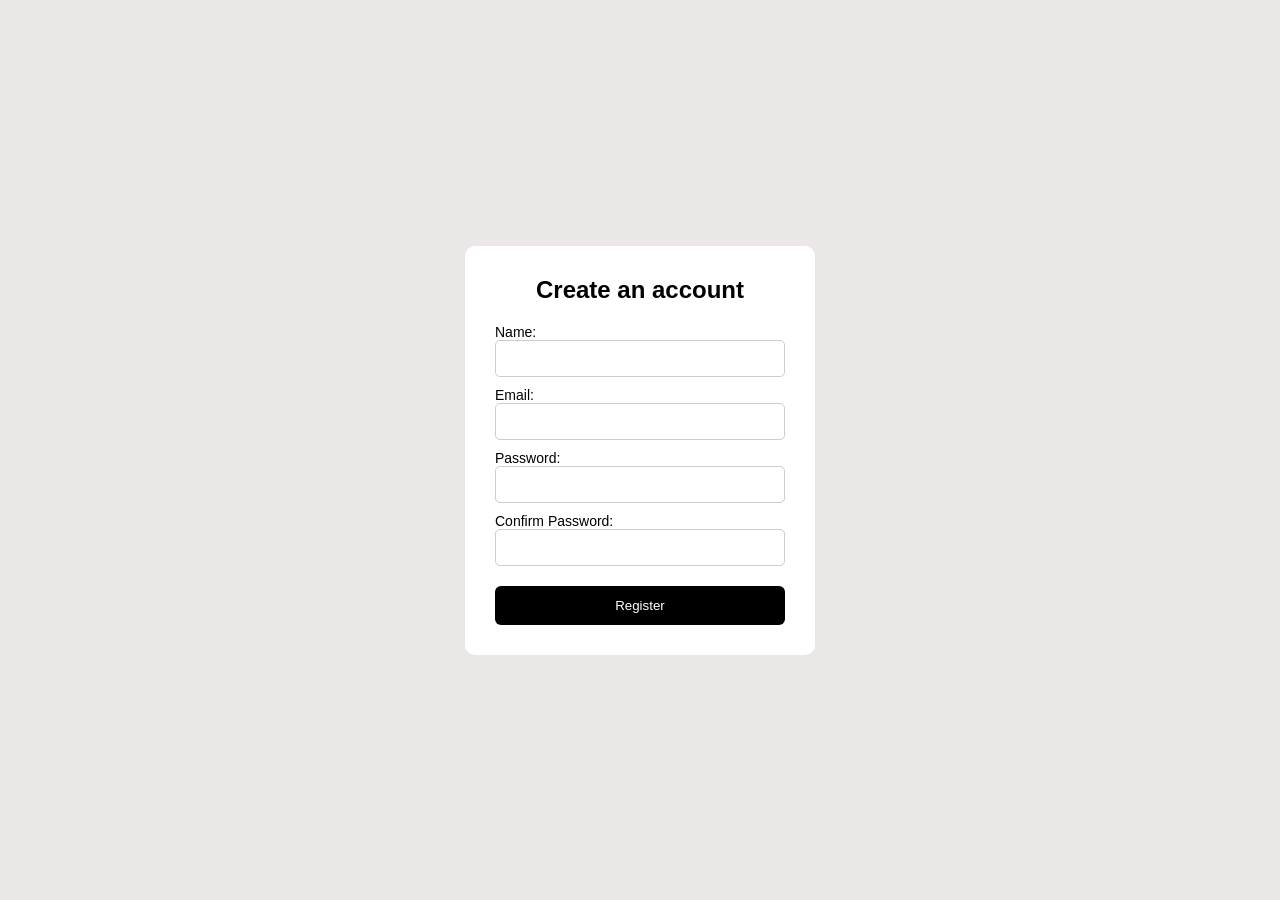
<file: Database/index.html>
<!DOCTYPE html>
<html lang="en">
<head>

    <meta charset="UTF-8">
    <meta name="viewport" content="width=device-width, initial-scale=1.0">
    <title>Registration Form</title>
    <link rel="stylesheet" href="style.css">

</head>
<body>

    <div class="container">
        <form action="" method="post" name="registerForm">
            <h2>Create an account</h2>
            <div class="form-group">
                <label for="">Name:</label>
                <input type="text" name="fullname" id="fullname">
                <span class="error-text" id="fullnameErrorText"></span>
            </div>

            <div class="form-group">
                <label for="">Email:</label>
                <input type="text" name="email" id="email">
                <span class="error-text" id="emailErrorText"></span>
            </div>

            <div class="form-group">
                <label for="">Password:</label>
                <input type="password" name="password" id="password">
                <span class="error-text" id="passwordErrorText"></span>
            </div>

            <div class="form-group">
                <label for="">Confirm Password:</label>
                <input type="password" name="confirmPassword" id="confirmPassword">
                <span class="error-text" id="confirmPasswordErrorText"></span>
            </div>

            <button type="submit" class="register">Register</button>

        </form>

    </div>

    <script src="./script.js"></script>
</body>
</html>
</file>
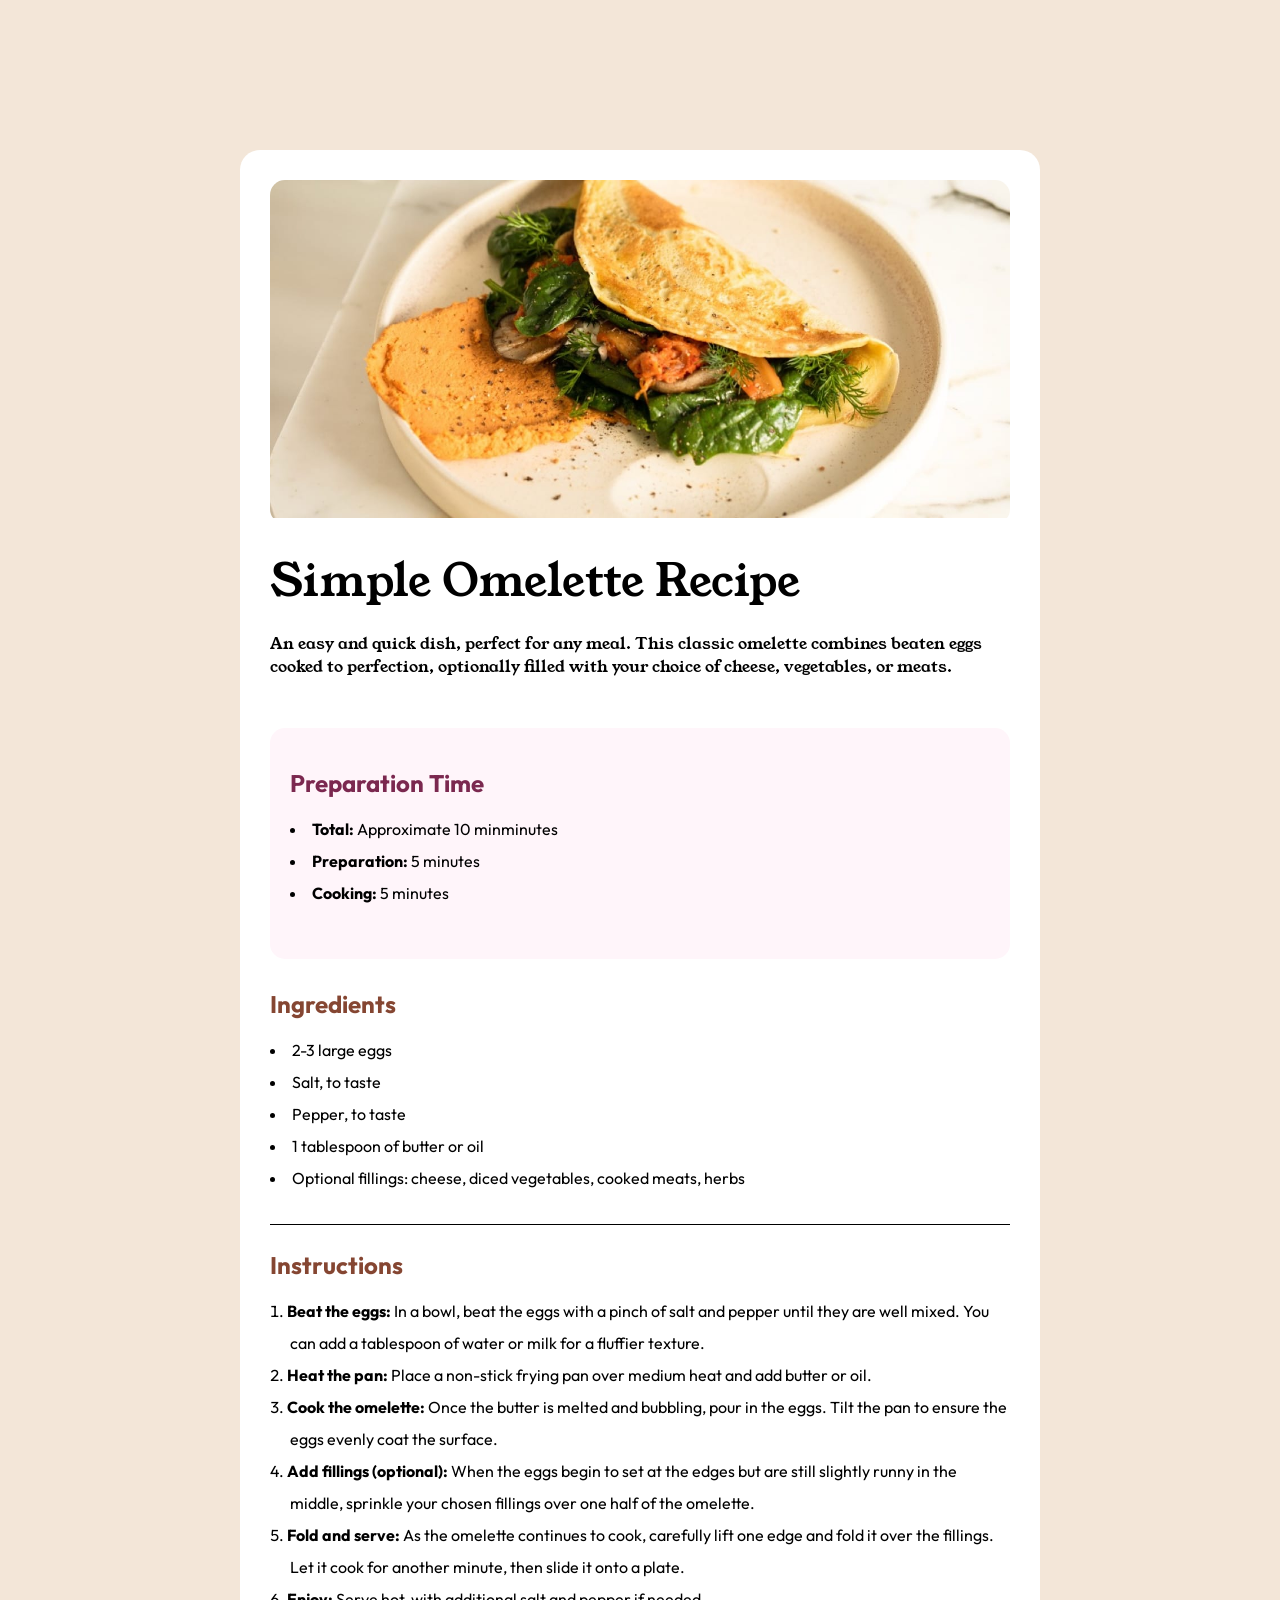
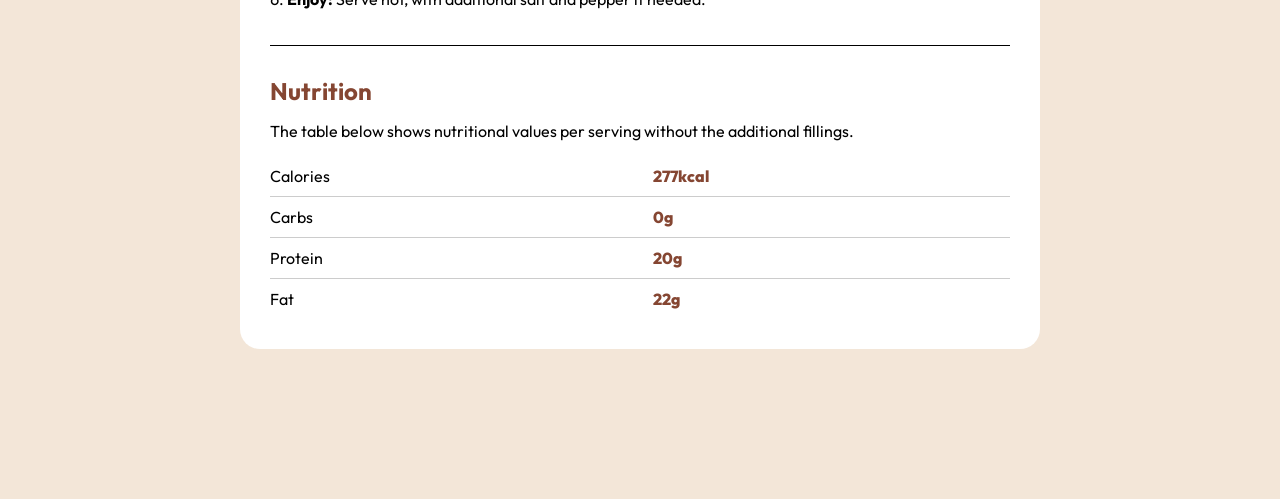
<file: Lab 1/recipe-page-main/index.html>
<!DOCTYPE html>
<html lang="en">
<head>
  <meta charset="UTF-8">
  <meta name="viewport" content="width=device-width, initial-scale=1.0">

  <link rel="icon" type="image/png" sizes="32x32" href="./assets/images/favicon-32x32.png">
  
  <title>Frontend Mentor | Recipe page</title>
  <link rel="preconnect" href="https://fonts.googleapis.com">
  <link rel="preconnect" href="https://fonts.gstatic.com" crossorigin>
  <link href="https://fonts.googleapis.com/css2?family=Outfit:wght@100..900&family=Young+Serif&display=swap"
    rel="stylesheet">
  
  <link rel="stylesheet" href="style.css" />
</head>
<body>
  <div class="container">
    <div class="recipe-image">
      <img src="./assets/images/image-omelette.jpeg" alt="omlette">
    </div>


      <h1 id="header">Simple Omelette Recipe</h1>


      <p>An easy and quick dish, perfect for any meal. This classic omelette combines beaten eggs cooked
      to perfection, optionally filled with your choice of cheese, vegetables, or meats.</p>

    <section class="preparation-time">
      <h2>Preparation Time</h2>
      <ul>
        <li><strong> Total:</strong> Approximate 10 minminutes</li>
        <li><strong> Preparation:</strong> 5 minutes</li>
        <li><strong> Cooking:</strong> 5 minutes</li>
      </ul>
    </section>


    <section class="ingredients">
      <h1>Ingredients</h1>
      <ul>
        <li> 2-3 large eggs</li>
        <li> Salt, to taste</li>
        <li> Pepper, to taste</li>
        <li> 1 tablespoon of butter or oil</li>
        <li> Optional fillings: cheese, diced vegetables, cooked meats, herbs</li>
      </ul>
    </section>


    <section class="instructions">
      <h1>Instructions</h1>
      <ol>
        <li><strong> Beat the eggs:</strong> In a bowl, beat the eggs with a pinch of salt and pepper until they are well mixed.
        You can add a tablespoon of water or milk for a fluffier texture.</li>
        
        <li><strong> Heat the pan:</strong> Place a non-stick frying pan over medium heat and add butter or oil.</li>
        
        <li><strong> Cook the omelette:</strong> Once the butter is melted and bubbling, pour in the eggs. Tilt the pan to ensure
        the eggs evenly coat the surface.</li>
        
        <li><strong> Add fillings (optional):</strong> When the eggs begin to set at the edges but are still slightly runny in the
        middle, sprinkle your chosen fillings over one half of the omelette.</li>
        
        <li><strong> Fold and serve:</strong> As the omelette continues to cook, carefully lift one edge and fold it over the
        fillings. Let it cook for another minute, then slide it onto a plate.</li>
        
        <li><strong> Enjoy:</strong> Serve hot, with additional salt and pepper if needed.</li>
      </ol>
    </section>



    <section class="nutrition">
      <h1>Nutrition</h1>
      <p>The table below shows nutritional values per serving without the additional fillings.</p>

      <table>
        <tbody>
          <tr>
            <td>Calories</td>
            <td class="last-row">277kcal</td>
          </tr>

          <tr>
            <td>Carbs</td>
            <td class="last-row">0g</td>
          </tr>

          <tr>
            <td>Protein</td>
            <td class="last-row">20g</td>
          </tr>

          <tr class="last">
            <td>Fat</td>
            <td class="last-row">22g</td>
          </tr>
        </tbody>
      </table>

    </section>

  </div>
  
</body>
</html>
</file>
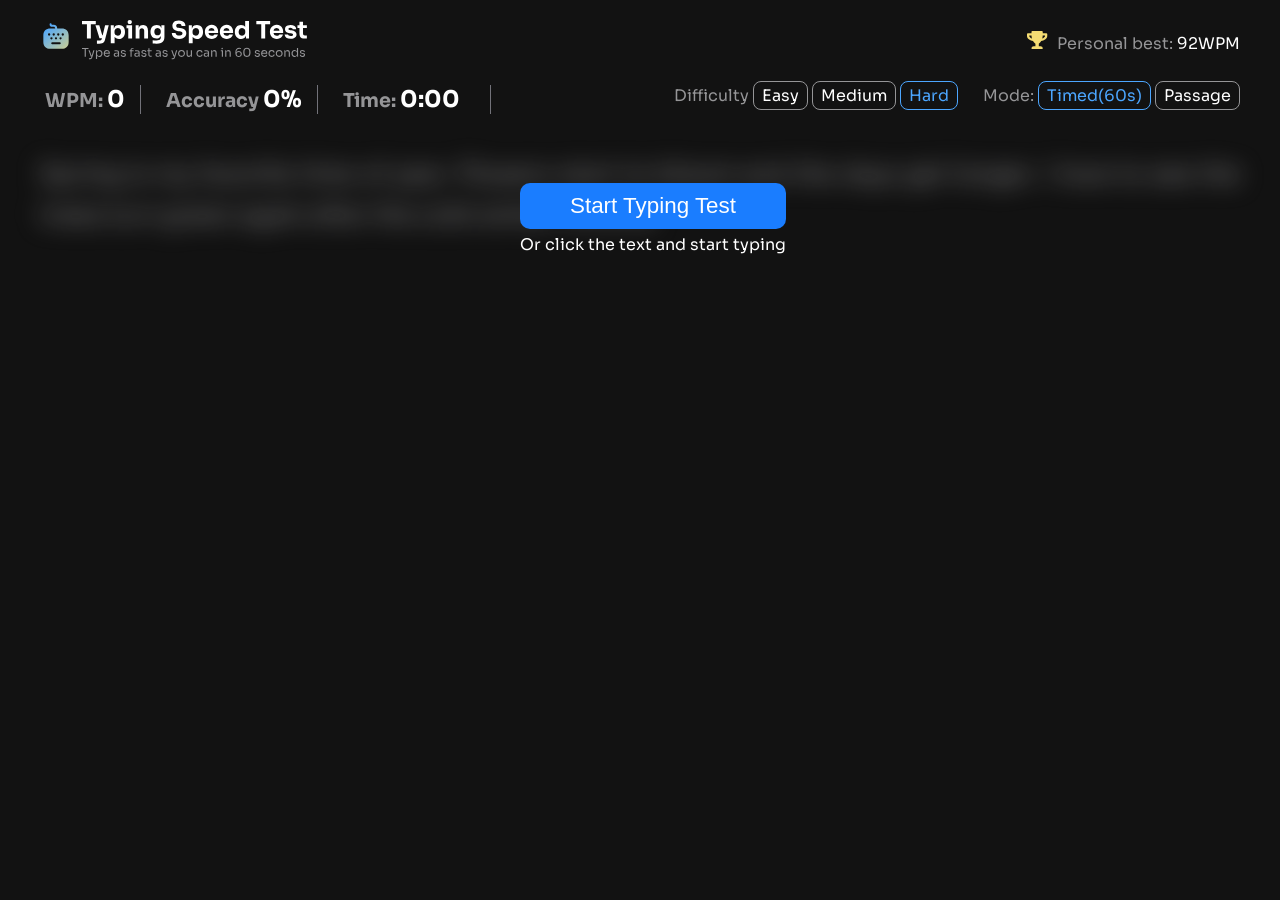
<file: Lab 2/typing-speed-test-main/index.html>
<!DOCTYPE html>
<html lang="en">
<head>
  <meta charset="UTF-8">
  <meta name="viewport" content="width=device-width, initial-scale=1.0"> 

  <link rel="icon" type="image/png" sizes="32x32" href="./assets/images/favicon-32x32.png">
  <link rel="stylesheet" href="style.css">
  <link rel="preconnect" href="https://fonts.googleapis.com">
  <link rel="preconnect" href="https://fonts.gstatic.com" crossorigin>
  <link href="https://fonts.googleapis.com/css2?family=Sora:wght@100..800&display=swap" rel="stylesheet">
  <title>Typing Speed Test</title>

</head>
<body>
    <div class="container">

      <header>
        <div class="logo">
          <img src="./assets/images/logo-large.svg" alt="logo-of-typing-test">
        </div>
        <div class="personal-best">
          <svg xmlns="http://www.w3.org/2000/svg" width="21" height="18" fill="none" viewBox="0 0 21 18"><path fill="#f4dc73" d="M19.406 2.25c.457 0 .844.387.844.844v1.969c0 1.265-.809 2.566-2.18 3.55-1.125.809-2.46 1.301-3.867 1.477-1.125 1.828-2.39 2.566-2.39 2.566v2.531H13.5c1.23 0 2.25.739 2.25 1.97v.421c0 .246-.21.422-.422.422H4.922a.406.406 0 0 1-.422-.422v-.422c0-1.23.984-1.968 2.25-1.968h1.688v-2.532s-1.301-.738-2.426-2.566c-1.407-.176-2.742-.668-3.867-1.477C.773 7.63 0 6.328 0 5.063v-1.97c0-.456.352-.843.844-.843H4.5V.844C4.5.387 4.852 0 5.344 0h9.562c.457 0 .844.387.844.844V2.25zM3.48 6.785c.422.317.915.563 1.477.774A12.7 12.7 0 0 1 4.5 4.5H2.25v.563c0 .421.352 1.125 1.23 1.722M18 5.062V4.5h-2.285a12.7 12.7 0 0 1-.457 3.059c.562-.211 1.055-.457 1.476-.774C17.367 6.363 18 5.66 18 5.062"/></svg>
          <span class="label"> Personal best: </span>
          <span class="score">92WPM</span>
        </div>
      </header>

      <div class="stats">
        <div class="timing">

          <div class="option">
            <span class="label">WPM:</span>
            <span class="value" id="stat_wpm">0</span>
          </div>

          <div class="option">
            <span class="label">Accuracy</span>
            <span class="value" id="stat_accuracy">0%</span>
          </div>

          <div class="option time">
            <span class="label">Time:</span>
            <span class="value" id="stat_time">0:00</span>
          </div>
        </div>


        <div class="difficulties">

          <div class="tags">
            <span class="label">Difficulty</span>
            <span class="tag">Easy</span>
            <span class="tag">Medium</span>
            <span class="tag active">Hard</span>
          </div>

          <div class="tags">
            <span class="label">Mode:</span>
            <span class="tag active">Timed(60s)</span>
            <span class="tag">Passage</span>
          </div>

        </div>
      </div>

      <div class="typebox">
        <div class="texts" id ="texts"> </div>
        <div class="starter" id="starter">
          <button id="startBtn">Start Typing Test</button>
          <p>Or click the text and start typing</p>
        </div>
      </div>
      <input type="text" id="hidden-input" />

    </div>

    <script src="./script.js"></script>
</body>
</html>
</file>
<file: Database/style.css>
*{
    margin: 0;
    padding: 0;
    box-sizing: border-box;
}

body{
    font-family: Arial, Helvetica, sans-serif;
    background-color: #ebe7e7;
    display: flex;
    justify-content: center;
    align-items: center;
    min-height: 100vh;
}

.container{
    width: 350px;
}

form{
    background-color: #fff;
    padding: 30px;
    border-radius: 10px;
}

form h2{
    text-align: center;
    margin-bottom: 20px;
}

.form-group{
    margin-bottom: 10px;
}

label{
    font-size: 14px;
    display: block;
    margin-bottom: 6 px;
}

input{
    width: 100%;
    padding: 10px;
    border: 1px solid #ccc;
    border-radius: 5px;
}

input:focus {
    outline: none;
    border-color: blue;
}

input.error-input {
    border-color: red;
}

.error-text{
    color: red ;
    font-size: 12px;
    margin-top: 4px;
}

button{
    width: 100%;
    padding: 12px;  
    border: none;
    background-color: #000 ;
    color: #fff;
    margin-top: 10px;
    border-radius: 6px;
}

button:hover {
    cursor: pointer;
    background-color: #2b2b2b;
}
</file>
<file: Lab 1/recipe-page-main/style.css>
*{
    margin: 0;
    padding: 0;
    box-sizing: border-box;
}
a{
    text-decoration: none;
}
ul{
    list-style-position: inside;
    margin-bottom: 30px;
    line-height: 2; 
}
ol{
    list-style-position: inside;
    margin-bottom: 30px;
    line-height: 2;
}


body{
    background-color:hsl(30, 54%, 90%);
    font-family: "Young Serif", serif;
    font-size: 16px;
}
img{
    width:100%;
}



h1,h2,h3,h4,h5{
    font-family: "Young Serif", serif;
}
.container{
    background-color: white;
    max-width: 800px;
    margin-left: auto;
    margin-right: auto;
    margin-top: 150px;
    margin-bottom: 150px;
    padding: 30px;
    border-radius: 20px;
}

.recipe-image{
    border-radius: 15px;
    margin-bottom: 25px;
    overflow: hidden;
}

#header{
    margin-bottom: 20px;
    font-family: "Young Serif", serif;
    font-size: 45px;
    font-weight: 400;
}


.preparation-time{
    margin-top: 50px;
    margin-bottom: 30px;
    background-color: hsl(330, 100%, 98%);
    padding: 20px;
    border-radius: 15px;
    font-family: "Outfit", sans-serif;
}

.preparation-time h2{
    margin-bottom: 15px;
    color:hsl(332, 51%, 32%);
    font-family: "Outfit", sans-serif;
    padding-top: 20px;
}

.ingredients{
    margin-bottom: 50px;
    font-family: "Outfit", sans-serif;
    border-bottom: 1px solid black;
}

.ingredients h1{
    margin-bottom: 15px;
    color:hsl(14, 45%, 36%);
    font-family: "Outfit", sans-serif;
    
}

.instructions{
    margin-bottom: 30px;
    margin-top: -25px;
    font-family: "Outfit", sans-serif;
    border-bottom: 1px solid black;
}
.instructions h1{
    margin-bottom: 15px;
    color:hsl(14, 45%, 36%);
    font-family: "Outfit", sans-serif;
}
.instructions ol li{
    text-indent: -20px;
    padding-left: 20px;
}

.nutrition{
    font-family: "Outfit", sans-serif;
}
.nutrition h1{
    margin-bottom: 15px;
    color:hsl(14, 45%, 36%);
    font-family: "Outfit", sans-serif;
}
.nutrition table{
    margin-top: 15px;
    width: 100%;
    border-collapse: collapse;
}
.nutrition table td{
    padding: 10px 0;
    border-bottom: 1px solid hsl(0, 0%, 80%);
}

.nutrition table tr:last-child td{
    border-bottom: none;
}
.last-row{
    color: hsl(14, 45%, 36%);
    font-weight: 800;
}
</file>
<file: Lab 2/typing-speed-test-main/style.css>
*{
    margin: 0;
    padding: 0;
    box-sizing: border-box;
}

:root{
    --clr-neutral-900:hsl(0, 0%, 7%);
    --clr-neutral-800:hsl(0, 0%, 15%);
    --clr-neutral-500:hsl(240, 3%, 46%);
    --clr-neutral-400:hsl(240, 1%, 59%);
    --clr-neutral-0:hsl(0, 0%, 100%);
    --clr-blue-600:hsl(214, 100%, 55%);
    --clr-blue-400:hsl(210, 100%, 65%);
    --clr-red-500:hsl(354, 63%, 57%);
    --clr-green-500:hsl(140, 63%, 57%);
    --clr-yellow-400:hsl(49, 85%, 70%);

    --font-main: "Sora", sans-serif;
    --font-size: 16px;
}

html{
    font-size: var(--font-size);
}

body{
    font-family: var(--font-main);
    color: var(--clr-neutral-0);
    background-color: var(--clr-neutral-900);
}

.container{
    max-width: 1200px;
    margin: 20px auto;
}

header{
    margin-bottom: 20px;
    display: flex;
    justify-content: space-between;
    align-items: center;
}

.label{
    color: var(--clr-neutral-400);
    margin-left: 5px;
}

.stats{
    display: flex;
    justify-content: space-between;
    margin-bottom: 20px;
}

.timing, .difficulties{
    display: flex;
    gap: 20px;
}

.timing,.option{
    border-right: 1px solid var(--clr-neutral-500);
    padding-right: 15px;
}
.option.time{
    border-right:none;
}

.timing,.value{
    font-size: 1.2em;
    font-weight: bold;
}


.tags .tag{
    border:1px solid var(--clr-neutral-400);
    border-radius: 8px;
    padding:3px 8px;
}

.tag.active{
    border-color: var(--clr-blue-400);
    color: var(--clr-blue-400);
}

.typebox{
    padding: 20px 0px;
    position: relative;
}

.typebox .texts{
    font-size: 1.5em;
    line-height: 1.7;
    text-align: justify;
    color: var(--clr-neutral-400);
    
}

.blurred{
    filter: blur(12px);
}

.hidden{
    display: none !important;
}

.current{
    background-color: var(--clr-neutral-800);
    border-bottom: 3px solid var(--clr-blue-600);
}

.correct{
    color: var(--clr-green-500);
}

.incorrect{
    color: var(--clr-red-500);
    text-decoration: underline  var(--clr-red-500);
}

#hidden-input{
    width: 0px;
    border: none;
    height: 0px;
    
}

.starter{
    position: absolute;
    left:40%;
    top:40%;
    display: flex;
    flex-direction: column;
    gap:5px;
}

.stater p{
    text-align: center;
}

button{
    padding:10px 15px;
    background-color: var(--clr-blue-600);
    border-radius: 10px;
    color:var(--clr-neutral-0);
    font-size: 1.4rem;
    border: none;
}

button:hover{
    cursor: pointer;
    background-color: var(--clr-blue-400);
}
</file>
